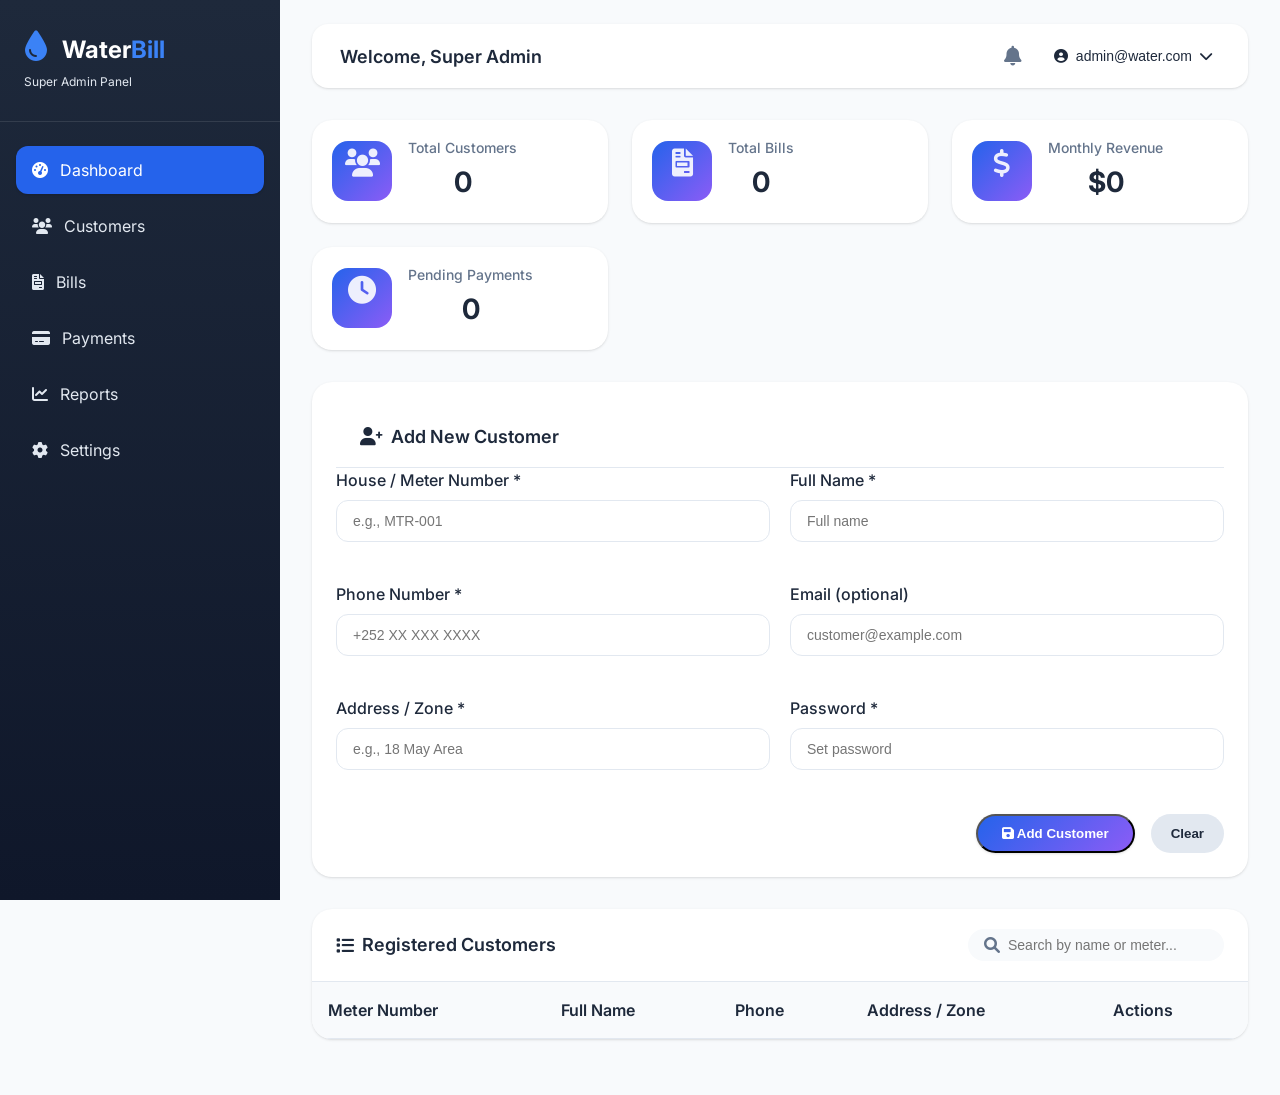
<file: admin-dashboard.html>
<!DOCTYPE html>
<html lang="en">
<head>
    <meta charset="UTF-8">
    <meta name="viewport" content="width=device-width, initial-scale=1.0">
    <title>Super Admin Dashboard | Water Bill Payment System</title>
    <link rel="stylesheet" href="style.css">
    <link href="https://fonts.googleapis.com/css2?family=Inter:wght@300;400;500;600;700;800&display=swap" rel="stylesheet">
    <link rel="stylesheet" href="https://cdnjs.cloudflare.com/ajax/libs/font-awesome/6.0.0-beta3/css/all.min.css">
    <style>
        .dashboard-section {
            display: none;
        }
        .dashboard-section.active {
            display: block;
        }
    </style>
</head>
<body>
    <div class="dashboard-container">
        <!-- Sidebar Navigation -->
        <aside class="sidebar">
            <div class="sidebar-logo">
                <i class="fas fa-tint"></i>
                <h2>Water<span>Bill</span></h2>
                <p>Super Admin Panel</p>
            </div>
            <nav class="sidebar-nav">
                <ul>
                    <li class="active" data-section="dashboard"><a href="#"><i class="fas fa-tachometer-alt"></i> Dashboard</a></li>
                    <li data-section="customers"><a href="#"><i class="fas fa-users"></i> Customers</a></li>
                    <li data-section="bills"><a href="#"><i class="fas fa-file-invoice"></i> Bills</a></li>
                    <li data-section="payments"><a href="#"><i class="fas fa-credit-card"></i> Payments</a></li>
                    <li data-section="reports"><a href="#"><i class="fas fa-chart-line"></i> Reports</a></li>
                    <li data-section="settings"><a href="#"><i class="fas fa-cog"></i> Settings</a></li>
                </ul>
            </nav>
        </aside>

        <!-- Main Content Area -->
        <main class="main-content">
            <!-- Top Header -->
            <header class="dashboard-header">
                <div class="header-welcome">
                    <i class="fas fa-waveform"></i> Welcome, Super Admin
                </div>
                <div class="header-actions">
                    <button class="icon-btn" id="notificationsBtn"><i class="fas fa-bell"></i></button>
                    <div class="user-dropdown">
                        <button class="user-btn" id="userMenuBtn">
                            <i class="fas fa-user-circle"></i> admin@water.com <i class="fas fa-chevron-down"></i>
                        </button>
                        <div class="dropdown-menu" id="userDropdownMenu">
                            <a href="#" id="changePasswordBtn"><i class="fas fa-key"></i> Change Password</a>
                            <a href="logout.php"><i class="fas fa-sign-out-alt"></i> Logout</a>
                        </div>
                    </div>
                </div>
            </header>

            <!-- ======================= DASHBOARD SECTION ======================= -->
            <div id="dashboardSection" class="dashboard-section active">
                <!-- Statistics Cards (all zeros) -->
                <section class="stats-grid">
                    <div class="stat-card">
                        <div class="stat-icon"><i class="fas fa-users"></i></div>
                        <div class="stat-info">
                            <h3>Total Customers</h3>
                            <p class="stat-value" id="totalCustomers">0</p>
                        </div>
                    </div>
                    <div class="stat-card">
                        <div class="stat-icon"><i class="fas fa-file-invoice"></i></div>
                        <div class="stat-info">
                            <h3>Total Bills</h3>
                            <p class="stat-value" id="totalBills">0</p>
                        </div>
                    </div>
                    <div class="stat-card">
                        <div class="stat-icon"><i class="fas fa-dollar-sign"></i></div>
                        <div class="stat-info">
                            <h3>Monthly Revenue</h3>
                            <p class="stat-value" id="monthlyRevenue">$0</p>
                        </div>
                    </div>
                    <div class="stat-card">
                        <div class="stat-icon"><i class="fas fa-clock"></i></div>
                        <div class="stat-info">
                            <h3>Pending Payments</h3>
                            <p class="stat-value" id="pendingPayments">0</p>
                        </div>
                    </div>
                </section>

                <!-- Add New Customer Form -->
                <section class="card form-card">
                    <div class="card-header">
                        <h3><i class="fas fa-user-plus"></i> Add New Customer</h3>
                    </div>
                    <form id="addCustomerFormDashboard">
                        <div class="form-row">
                            <div class="form-group">
                                <label>House / Meter Number *</label>
                                <input type="text" id="meterNumberDash" placeholder="e.g., MTR-001" required>
                            </div>
                            <div class="form-group">
                                <label>Full Name *</label>
                                <input type="text" id="fullNameDash" placeholder="Full name" required>
                            </div>
                        </div>
                        <div class="form-row">
                            <div class="form-group">
                                <label>Phone Number *</label>
                                <input type="tel" id="phoneDash" placeholder="+252 XX XXX XXXX" required>
                            </div>
                            <div class="form-group">
                                <label>Email (optional)</label>
                                <input type="email" id="emailDash" placeholder="customer@example.com">
                            </div>
                        </div>
                        <div class="form-row">
                            <div class="form-group">
                                <label>Address / Zone *</label>
                                <input type="text" id="addressDash" placeholder="e.g., 18 May Area" required>
                            </div>
                            <div class="form-group">
                                <label>Password *</label>
                                <input type="password" id="customerPasswordDash" placeholder="Set password" required>
                            </div>
                        </div>
                        <div class="form-actions">
                            <button type="submit" class="btn-primary"><i class="fas fa-save"></i> Add Customer</button>
                            <button type="reset" class="btn-secondary">Clear</button>
                        </div>
                    </form>
                </section>

                <!-- Customers Table (empty) -->
                <section class="card table-card">
                    <div class="card-header">
                        <h3><i class="fas fa-list"></i> Registered Customers</h3>
                        <div class="search-box">
                            <i class="fas fa-search"></i>
                            <input type="text" id="searchCustomerDash" placeholder="Search by name or meter...">
                        </div>
                    </div>
                    <div class="table-responsive">
                        <table class="data-table">
                            <thead>
                                <tr><th>Meter Number</th><th>Full Name</th><th>Phone</th><th>Address / Zone</th><th>Actions</th></tr>
                            </thead>
                            <tbody id="customersTableBodyDash">
                                <!-- empty, data will come from backend -->
                            </tbody>
                        </table>
                    </div>
                </section>
            </div>

            <!-- ======================= CUSTOMERS SECTION ======================= -->
            <div id="customersSection" class="dashboard-section">
                <section class="card form-card">
                    <div class="card-header"><h3><i class="fas fa-user-plus"></i> Add New Customer</h3></div>
                    <form id="addCustomerFormCustomers">
                        <div class="form-row">
                            <div class="form-group"><label>House / Meter Number *</label><input type="text" id="meterNumberCust" placeholder="e.g., MTR-001" required></div>
                            <div class="form-group"><label>Full Name *</label><input type="text" id="fullNameCust" placeholder="Full name" required></div>
                        </div>
                        <div class="form-row">
                            <div class="form-group"><label>Phone Number *</label><input type="tel" id="phoneCust" placeholder="+252 XX XXX XXXX" required></div>
                            <div class="form-group"><label>Email (optional)</label><input type="email" id="emailCust" placeholder="customer@example.com"></div>
                        </div>
                        <div class="form-row">
                            <div class="form-group"><label>Address / Zone *</label><input type="text" id="addressCust" placeholder="e.g., 18 May Area" required></div>
                            <div class="form-group"><label>Password *</label><input type="password" id="customerPasswordCust" placeholder="Set password" required></div>
                        </div>
                        <div class="form-actions"><button type="submit" class="btn-primary">Add Customer</button><button type="reset" class="btn-secondary">Clear</button></div>
                    </form>
                </section>
                <section class="card table-card">
                    <div class="card-header"><h3><i class="fas fa-list"></i> Registered Customers</h3><div class="search-box"><i class="fas fa-search"></i><input type="text" id="searchCustomerCust" placeholder="Search..."></div></div>
                    <div class="table-responsive">
                        <table class="data-table"><thead><tr><th>Meter Number</th><th>Full Name</th><th>Phone</th><th>Address</th><th>Actions</th></tr></thead><tbody id="customersTableBodyCust"></tbody></table>
                    </div>
                </section>
            </div>

            <!-- ======================= BILLS SECTION ======================= -->
            <div id="billsSection" class="dashboard-section">
                <section class="card">
                    <div class="card-header"><h3><i class="fas fa-file-invoice"></i> All Bills</h3><div class="search-box"><i class="fas fa-search"></i><input type="text" id="searchBills" placeholder="Search by meter or name..."></div></div>
                    <div class="table-responsive">
                        <table class="data-table"><thead><tr><th>Bill Number</th><th>Meter Number</th><th>Customer</th><th>Month</th><th>Amount</th><th>Status</th><th>Actions</th></tr></thead><tbody id="billsTableBody"></tbody></table>
                    </div>
                </section>
            </div>

            <!-- ======================= PAYMENTS SECTION ======================= -->
            <div id="paymentsSection" class="dashboard-section">
                <section class="card">
                    <div class="card-header"><h3><i class="fas fa-credit-card"></i> Payment Transactions</h3><div class="search-box"><i class="fas fa-search"></i><input type="text" id="searchPayments" placeholder="Search..."></div></div>
                    <div class="table-responsive">
                        <table class="data-table"><thead><tr><th>Receipt #</th><th>Meter Number</th><th>Customer</th><th>Amount</th><th>Method</th><th>Date</th><th>Status</th></tr></thead><tbody id="paymentsTableBody"></tbody></table>
                    </div>
                </section>
            </div>

            <!-- ======================= REPORTS SECTION ======================= -->
            <div id="reportsSection" class="dashboard-section">
                <section class="card form-card">
                    <div class="card-header"><h3><i class="fas fa-chart-line"></i> Generate Reports</h3></div>
                    <div class="form-row">
                        <div class="form-group"><label>Report Type</label><select id="reportType"><option value="daily">Daily Collections</option><option value="monthly">Monthly Revenue</option><option value="yearly">Yearly Summary</option></select></div>
                        <div class="form-group"><label>Date</label><input type="date" id="reportDate"></div>
                    </div>
                    <button class="btn-primary" id="generateReportBtn">Generate Report</button>
                    <div id="reportPreview" style="margin-top:20px; padding:15px; background:var(--light); border-radius:12px; min-height:100px;">Select report type and date, then click generate.</div>
                </section>
            </div>

            <!-- ======================= SETTINGS SECTION ======================= -->
            <div id="settingsSection" class="dashboard-section">
                <section class="card form-card">
                    <div class="card-header"><h3><i class="fas fa-cog"></i> System Settings</h3></div>
                    <div class="form-row">
                        <div class="form-group"><label>Water Rate per Unit ($)</label><input type="number" step="0.01" id="waterRate" value="1.50"></div>
                        <div class="form-group"><label>Service Charge ($)</label><input type="number" step="0.01" id="serviceCharge" value="2.00"></div>
                        <div class="form-group"><label>Due Days (after bill generation)</label><input type="number" id="dueDays" value="30"></div>
                        <div class="form-group"><label>Late Fee (%)</label><input type="number" step="0.1" id="lateFee" value="5"></div>
                    </div>
                    <button class="btn-primary" id="saveSettingsBtn">Save Settings</button>
                </section>
            </div>
        </main>
    </div>

    <!-- Change Password Modal -->
    <div id="changePwdModal" class="modal">
        <div class="modal-content">
            <div class="modal-header"><h3><i class="fas fa-key"></i> Change Password</h3><button class="close-modal" id="closeChangeModal">&times;</button></div>
            <form id="changePasswordForm">
                <div class="form-group"><label>Current Password</label><input type="password" id="currentPassword" required></div>
                <div class="form-group"><label>New Password</label><input type="password" id="newPassword" required></div>
                <div class="form-group"><label>Confirm New Password</label><input type="password" id="confirmPassword" required></div>
                <div class="form-actions"><button type="submit" class="btn-primary">Update Password</button><button type="button" class="btn-secondary cancel-change">Cancel</button></div>
            </form>
        </div>
    </div>

    <script>
        (function() {
            // ---------- SIDEBAR SECTION SWITCHING ----------
            const sections = {
                dashboard: document.getElementById('dashboardSection'),
                customers: document.getElementById('customersSection'),
                bills: document.getElementById('billsSection'),
                payments: document.getElementById('paymentsSection'),
                reports: document.getElementById('reportsSection'),
                settings: document.getElementById('settingsSection')
            };
            const navItems = document.querySelectorAll('.sidebar-nav li');
            function activateSection(sectionId) {
                Object.values(sections).forEach(section => section.classList.remove('active'));
                sections[sectionId].classList.add('active');
                navItems.forEach(li => li.classList.remove('active'));
                document.querySelector(`.sidebar-nav li[data-section="${sectionId}"]`).classList.add('active');
            }
            navItems.forEach(li => {
                const section = li.getAttribute('data-section');
                li.addEventListener('click', (e) => {
                    e.preventDefault();
                    if (section) activateSection(section);
                });
            });
            // default dashboard active
            activateSection('dashboard');

            // ---------- ADD CUSTOMER (backend placeholder) ----------
            function handleAddCustomer(formId, meterId, nameId, phoneId, addressId, pwdId, emailId) {
                const form = document.getElementById(formId);
                if (!form) return;
                form.addEventListener('submit', (e) => {
                    e.preventDefault();
                    const meter = document.getElementById(meterId).value.trim();
                    const name = document.getElementById(nameId).value.trim();
                    const phone = document.getElementById(phoneId).value.trim();
                    const address = document.getElementById(addressId).value.trim();
                    const pwd = document.getElementById(pwdId).value;
                    if (!meter || !name || !phone || !address || !pwd) {
                        alert('Please fill all required fields (*).');
                        return;
                    }
                    alert(`Customer "${name}" will be saved to the database. This feature requires backend integration.`);
                    form.reset();
                });
            }
            handleAddCustomer('addCustomerFormDashboard', 'meterNumberDash', 'fullNameDash', 'phoneDash', 'addressDash', 'customerPasswordDash', 'emailDash');
            handleAddCustomer('addCustomerFormCustomers', 'meterNumberCust', 'fullNameCust', 'phoneCust', 'addressCust', 'customerPasswordCust', 'emailCust');

            // ---------- SEARCH (UI only, backend needed for real search) ----------
            const searchFields = ['searchCustomerDash', 'searchCustomerCust', 'searchBills', 'searchPayments'];
            searchFields.forEach(id => {
                const input = document.getElementById(id);
                if (input) {
                    input.addEventListener('keyup', () => {
                        alert('Search requires backend integration. Data will be filtered on the server.');
                    });
                }
            });

            // ---------- REPORT GENERATION (placeholder) ----------
            const reportBtn = document.getElementById('generateReportBtn');
            if (reportBtn) {
                reportBtn.addEventListener('click', () => {
                    const type = document.getElementById('reportType').value;
                    const date = document.getElementById('reportDate').value || 'Not selected';
                    document.getElementById('reportPreview').innerHTML = `<strong>${type.toUpperCase()} Report</strong><br>Date: ${date}<br>Report data will be fetched from backend.`;
                });
            }

            // ---------- SETTINGS SAVE ----------
            const saveBtn = document.getElementById('saveSettingsBtn');
            if (saveBtn) {
                saveBtn.addEventListener('click', () => {
                    const rate = document.getElementById('waterRate').value;
                    const service = document.getElementById('serviceCharge').value;
                    const days = document.getElementById('dueDays').value;
                    const fee = document.getElementById('lateFee').value;
                    alert(`Settings saved (backend integration needed):\nRate: $${rate}\nService: $${service}\nDue Days: ${days}\nLate Fee: ${fee}%`);
                });
            }

            // ---------- CHANGE PASSWORD MODAL ----------
            const changeModal = document.getElementById('changePwdModal');
            const changeBtn = document.getElementById('changePasswordBtn');
            const closeChange = document.getElementById('closeChangeModal');
            const cancelChange = document.querySelector('.cancel-change');
            const changeForm = document.getElementById('changePasswordForm');

            if (changeBtn) changeBtn.addEventListener('click', (e) => { e.preventDefault(); changeModal.classList.add('active'); });
            if (closeChange) closeChange.addEventListener('click', () => changeModal.classList.remove('active'));
            if (cancelChange) cancelChange.addEventListener('click', () => changeModal.classList.remove('active'));
            if (changeModal) changeModal.addEventListener('click', (e) => { if (e.target === changeModal) changeModal.classList.remove('active'); });
            if (changeForm) {
                changeForm.addEventListener('submit', (e) => {
                    e.preventDefault();
                    const curr = document.getElementById('currentPassword').value;
                    const newPwd = document.getElementById('newPassword').value;
                    const confirm = document.getElementById('confirmPassword').value;
                    if (newPwd !== confirm) { alert('New passwords do not match.'); return; }
                    if (newPwd.length < 6) { alert('Password must be at least 6 characters.'); return; }
                    alert('Password change request sent. Backend integration required.');
                    changeModal.classList.remove('active');
                    changeForm.reset();
                });
            }

            // ---------- USER DROPDOWN ----------
            const userBtn = document.getElementById('userMenuBtn');
            const userDropdown = document.getElementById('userDropdownMenu');
            if (userBtn && userDropdown) {
                userBtn.addEventListener('click', (e) => { e.stopPropagation(); userDropdown.classList.toggle('show'); });
                document.addEventListener('click', () => userDropdown.classList.remove('show'));
            }
        })();
    </script>
</body>
</html>
</file>
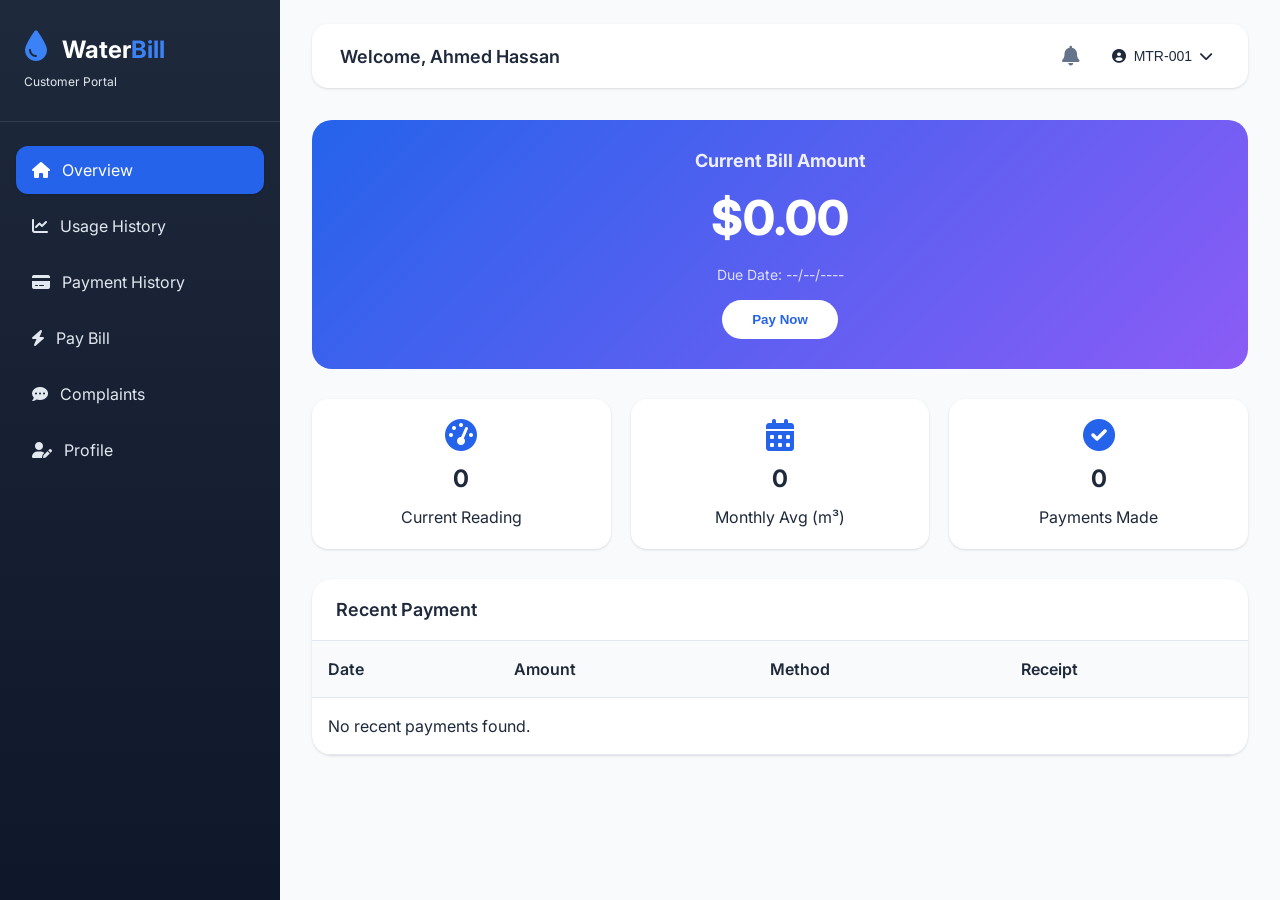
<file: customer-dashboard.html>
<!DOCTYPE html>
<html lang="en">
<head>
    <meta charset="UTF-8">
    <meta name="viewport" content="width=device-width, initial-scale=1.0">
    <title>My Dashboard | Water Bill Payment System</title>
    <link rel="stylesheet" href="style.css">
    <link href="https://fonts.googleapis.com/css2?family=Inter:wght@300;400;500;600;700;800&display=swap" rel="stylesheet">
    <link rel="stylesheet" href="https://cdnjs.cloudflare.com/ajax/libs/font-awesome/6.0.0-beta3/css/all.min.css">
    <style>
        /* Additional styles for user dashboard */
        .dashboard-section {
            display: none;
        }
        .dashboard-section.active {
            display: block;
        }
        .current-bill-card {
            background: linear-gradient(135deg, var(--primary) 0%, var(--accent) 100%);
            color: white;
            text-align: center;
            padding: 30px;
            border-radius: 20px;
            margin-bottom: 30px;
        }
        .current-bill-card h3 {
            font-size: 18px;
            margin-bottom: 10px;
            opacity: 0.9;
        }
        .current-bill-card .amount {
            font-size: 48px;
            font-weight: 800;
            margin: 10px 0;
        }
        .current-bill-card .due-date {
            font-size: 14px;
            opacity: 0.8;
        }
        .btn-pay {
            background: white;
            color: var(--primary);
            padding: 12px 30px;
            border-radius: 40px;
            font-weight: 600;
            display: inline-block;
            margin-top: 15px;
            border: none;
            cursor: pointer;
            transition: 0.3s;
        }
        .btn-pay:hover {
            transform: translateY(-2px);
            box-shadow: var(--shadow);
        }
        .user-stats-grid {
            display: grid;
            grid-template-columns: repeat(auto-fit, minmax(200px, 1fr));
            gap: 20px;
            margin-bottom: 30px;
        }
        .user-stat-card {
            background: white;
            padding: 20px;
            border-radius: 16px;
            text-align: center;
            box-shadow: var(--shadow);
        }
        .user-stat-card i {
            font-size: 32px;
            color: var(--primary);
            margin-bottom: 10px;
        }
        .user-stat-card .stat-number {
            font-size: 24px;
            font-weight: 700;
        }
    </style>
</head>
<body>
    <div class="dashboard-container">
        <!-- Sidebar for User -->
        <aside class="sidebar">
            <div class="sidebar-logo">
                <i class="fas fa-tint"></i>
                <h2>Water<span>Bill</span></h2>
                <p>Customer Portal</p>
            </div>
            <nav class="sidebar-nav">
                <ul>
                    <li class="active" data-section="overview"><a href="#"><i class="fas fa-home"></i> Overview</a></li>
                    <li data-section="usage"><a href="#"><i class="fas fa-chart-line"></i> Usage History</a></li>
                    <li data-section="payments"><a href="#"><i class="fas fa-credit-card"></i> Payment History</a></li>
                    <li data-section="pay-bill"><a href="#"><i class="fas fa-bolt"></i> Pay Bill</a></li>
                    <li data-section="complaints"><a href="#"><i class="fas fa-comment-dots"></i> Complaints</a></li>
                    <li data-section="profile"><a href="#"><i class="fas fa-user-edit"></i> Profile</a></li>
                </ul>
            </nav>
        </aside>

        <!-- Main Content -->
        <main class="main-content">
            <!-- Header -->
            <header class="dashboard-header">
                <div class="header-welcome">
                    <i class="fas fa-waveform"></i> Welcome, Ahmed Hassan
                </div>
                <div class="header-actions">
                    <button class="icon-btn" id="notificationsBtn"><i class="fas fa-bell"></i></button>
                    <div class="user-dropdown">
                        <button class="user-btn" id="userMenuBtn">
                            <i class="fas fa-user-circle"></i> MTR-001 <i class="fas fa-chevron-down"></i>
                        </button>
                        <div class="dropdown-menu" id="userDropdownMenu">
                            <a href="#" id="changePasswordBtn"><i class="fas fa-key"></i> Change Password</a>
                            <a href="index.html"><i class="fas fa-sign-out-alt"></i> Logout</a>
                        </div>
                    </div>
                </div>
            </header>

            <!-- ===================== OVERVIEW SECTION ===================== -->
            <div id="overviewSection" class="dashboard-section active">
                <!-- Current Bill Card -->
                <div class="current-bill-card">
                    <h3>Current Bill Amount</h3>
                    <div class="amount">$0.00</div>
                    <div class="due-date">Due Date: --/--/----</div>
                    <button class="btn-pay" id="payNowBtnOverview">Pay Now</button>
                </div>

                <!-- Quick Stats -->
                <div class="user-stats-grid">
                    <div class="user-stat-card">
                        <i class="fas fa-tachometer-alt"></i>
                        <div class="stat-number">0</div>
                        <div>Current Reading</div>
                    </div>
                    <div class="user-stat-card">
                        <i class="fas fa-calendar-alt"></i>
                        <div class="stat-number">0</div>
                        <div>Monthly Avg (m³)</div>
                    </div>
                    <div class="user-stat-card">
                        <i class="fas fa-check-circle"></i>
                        <div class="stat-number">0</div>
                        <div>Payments Made</div>
                    </div>
                </div>

                <!-- Recent Payment -->
                <div class="card">
                    <div class="card-header"><h3>Recent Payment</h3></div>
                    <div class="table-responsive">
                        <table class="data-table">
                            <thead><tr><th>Date</th><th>Amount</th><th>Method</th><th>Receipt</th></tr></thead>
                            <tbody><tr><td colspan="4" class="text-center">No recent payments found.</td></tr></tbody>
                        </table>
                    </div>
                </div>
            </div>

            <!-- ===================== USAGE HISTORY SECTION ===================== -->
            <div id="usageSection" class="dashboard-section">
                <div class="card">
                    <div class="card-header"><h3><i class="fas fa-chart-line"></i> Water Usage History (m³)</h3></div>
                    <div class="table-responsive">
                        <table class="data-table">
                            <thead><tr><th>Month</th><th>Previous Reading</th><th>Current Reading</th><th>Consumption</th></tr></thead>
                            <tbody><tr><td colspan="4" class="text-center">No usage data available.</td></tr></tbody>
                        </table>
                    </div>
                </div>
            </div>

            <!-- ===================== PAYMENT HISTORY SECTION ===================== -->
            <div id="paymentsSection" class="dashboard-section">
                <div class="card">
                    <div class="card-header"><h3><i class="fas fa-history"></i> Payment History</h3></div>
                    <div class="table-responsive">
                        <table class="data-table">
                            <thead><tr><th>Receipt #</th><th>Amount</th><th>Method</th><th>Date</th><th>Status</th></tr></thead>
                            <tbody><tr><td colspan="5" class="text-center">No payment history found.</td></tr></tbody>
                        </table>
                    </div>
                </div>
            </div>

            <!-- ===================== PAY BILL SECTION ===================== -->
            <div id="payBillSection" class="dashboard-section">
                <div class="card form-card">
                    <div class="card-header"><h3><i class="fas fa-credit-card"></i> Pay Your Bill</h3></div>
                    <form id="payBillForm">
                        <div class="form-row">
                            <div class="form-group"><label>Amount Due</label><input type="text" id="dueAmount" value="$0.00" disabled></div>
                            <div class="form-group"><label>Select Payment Method</label>
                                <select id="paymentMethod" required>
                                    <option value="">-- Select --</option>
                                    <option value="zaad">Zaad (Telesom)</option>
                                    <option value="edahab">E-Dahab (Somtel)</option>
                                    <option value="cash">Cash at Office</option>
                                </select>
                            </div>
                        </div>
                        <div class="form-group" id="transactionDiv" style="display:none;">
                            <label>Transaction ID</label>
                            <input type="text" id="transactionId" placeholder="Enter transaction ID from your mobile money">
                        </div>
                        <button type="submit" class="btn-primary">Confirm Payment</button>
                    </form>
                </div>
            </div>

            <!-- ===================== COMPLAINTS SECTION ===================== -->
            <div id="complaintsSection" class="dashboard-section">
                <div class="card form-card">
                    <div class="card-header"><h3><i class="fas fa-comment-dots"></i> Submit a Complaint / Inquiry</h3></div>
                    <form id="complaintForm">
                        <div class="form-group"><label>Subject</label><input type="text" id="complaintSubject" placeholder="e.g., Billing issue" required></div>
                        <div class="form-group"><label>Message</label><textarea rows="4" id="complaintMessage" placeholder="Describe your issue..." required></textarea></div>
                        <button type="submit" class="btn-primary">Submit Complaint</button>
                    </form>
                </div>
                <div class="card">
                    <div class="card-header"><h3>Your Complaints</h3></div>
                    <div class="table-responsive">
                        <table class="data-table">
                            <thead><tr><th>Date</th><th>Subject</th><th>Status</th><th>Response</th></tr></thead>
                            <tbody><tr><td colspan="4" class="text-center">No complaints submitted yet.</td></tr></tbody>
                        </table>
                    </div>
                </div>
            </div>

            <!-- ===================== PROFILE SECTION ===================== -->
            <div id="profileSection" class="dashboard-section">
                <div class="card form-card">
                    <div class="card-header"><h3><i class="fas fa-user-edit"></i> Update Profile</h3></div>
                    <form id="profileForm">
                        <div class="form-row">
                            <div class="form-group"><label>Full Name</label><input type="text" id="fullName" value="Ahmed Hassan" required></div>
                            <div class="form-group"><label>Phone Number</label><input type="tel" id="phone" value="+252 61 234 5678" required></div>
                        </div>
                        <div class="form-row">
                            <div class="form-group"><label>Email</label><input type="email" id="email" value="ahmed@example.com"></div>
                            <div class="form-group"><label>Address / Zone</label><input type="text" id="address" value="18 May Area" required></div>
                        </div>
                        <button type="submit" class="btn-primary">Update Profile</button>
                    </form>
                </div>
            </div>
        </main>
    </div>

    <!-- Change Password Modal -->
    <div id="changePwdModal" class="modal">
        <div class="modal-content">
            <div class="modal-header"><h3><i class="fas fa-key"></i> Change Password</h3><button class="close-modal" id="closeChangeModal">&times;</button></div>
            <form id="changePasswordForm">
                <div class="form-group"><label>Current Password</label><input type="password" id="currentPassword" required></div>
                <div class="form-group"><label>New Password</label><input type="password" id="newPassword" required></div>
                <div class="form-group"><label>Confirm New Password</label><input type="password" id="confirmPassword" required></div>
                <div class="form-actions"><button type="submit" class="btn-primary">Update Password</button><button type="button" class="btn-secondary cancel-change">Cancel</button></div>
            </form>
        </div>
    </div>

    <script>
        (function() {
            // Sidebar section switching
            const sections = {
                overview: document.getElementById('overviewSection'),
                usage: document.getElementById('usageSection'),
                payments: document.getElementById('paymentsSection'),
                'pay-bill': document.getElementById('payBillSection'),
                complaints: document.getElementById('complaintsSection'),
                profile: document.getElementById('profileSection')
            };
            const navItems = document.querySelectorAll('.sidebar-nav li');
            function activateSection(sectionId) {
                Object.values(sections).forEach(s => s.classList.remove('active'));
                sections[sectionId].classList.add('active');
                navItems.forEach(li => li.classList.remove('active'));
                document.querySelector(`.sidebar-nav li[data-section="${sectionId}"]`).classList.add('active');
            }
            navItems.forEach(li => {
                const section = li.getAttribute('data-section');
                li.addEventListener('click', (e) => {
                    e.preventDefault();
                    if (section) activateSection(section);
                });
            });
            // Payment method toggle
            const methodSelect = document.getElementById('paymentMethod');
            const transactionDiv = document.getElementById('transactionDiv');
            if (methodSelect) {
                methodSelect.addEventListener('change', function() {
                    transactionDiv.style.display = (this.value === 'zaad' || this.value === 'edahab') ? 'block' : 'none';
                });
            }
            // Form handlers (demos)
            document.getElementById('payBillForm')?.addEventListener('submit', (e) => {
                e.preventDefault();
                alert('Payment processing – backend integration required.');
            });
            document.getElementById('complaintForm')?.addEventListener('submit', (e) => {
                e.preventDefault();
                alert('Complaint submitted – backend integration required.');
                e.target.reset();
            });
            document.getElementById('profileForm')?.addEventListener('submit', (e) => {
                e.preventDefault();
                alert('Profile updated – backend integration required.');
            });
            document.getElementById('payNowBtnOverview')?.addEventListener('click', () => activateSection('pay-bill'));
            // Change password modal
            const changeModal = document.getElementById('changePwdModal');
            const changeBtn = document.getElementById('changePasswordBtn');
            const closeChange = document.getElementById('closeChangeModal');
            const cancelChange = document.querySelector('.cancel-change');
            const changeForm = document.getElementById('changePasswordForm');
            if (changeBtn) changeBtn.addEventListener('click', (e) => { e.preventDefault(); changeModal.classList.add('active'); });
            if (closeChange) closeChange.addEventListener('click', () => changeModal.classList.remove('active'));
            if (cancelChange) cancelChange.addEventListener('click', () => changeModal.classList.remove('active'));
            if (changeModal) changeModal.addEventListener('click', (e) => { if (e.target === changeModal) changeModal.classList.remove('active'); });
            if (changeForm) {
                changeForm.addEventListener('submit', (e) => {
                    e.preventDefault();
                    const newPwd = document.getElementById('newPassword').value;
                    const confirm = document.getElementById('confirmPassword').value;
                    if (newPwd !== confirm) { alert('New passwords do not match.'); return; }
                    alert('Password changed – backend integration required.');
                    changeModal.classList.remove('active');
                    changeForm.reset();
                });
            }
            // User dropdown
            const userBtn = document.getElementById('userMenuBtn');
            const userDropdown = document.getElementById('userDropdownMenu');
            if (userBtn && userDropdown) {
                userBtn.addEventListener('click', (e) => { e.stopPropagation(); userDropdown.classList.toggle('show'); });
                document.addEventListener('click', () => userDropdown.classList.remove('show'));
            }
        })();
    </script>
</body>
</html>
</file>
<file: style.css>
/* =============================================
   GLOBAL STYLES - Water Billing System
   ============================================= */

:root {
    --primary: #2563eb;
    --primary-dark: #1d4ed8;
    --primary-light: #3b82f6;
    --secondary: #10b981;
    --secondary-dark: #059669;
    --accent: #8b5cf6;
    --dark: #1e293b;
    --darker: #0f172a;
    --light: #f8fafc;
    --gray: #64748b;
    --gray-light: #e2e8f0;
    --white: #ffffff;
    --danger: #ef4444;
    --warning: #f59e0b;
    --info: #06b6d4;
    --success: #10b981;
    --gradient: linear-gradient(135deg, var(--primary) 0%, var(--accent) 100%);
    --gradient-green: linear-gradient(135deg, #11998e 0%, #38ef7d 100%);
    --shadow-sm: 0 1px 2px 0 rgb(0 0 0 / 0.05);
    --shadow: 0 1px 3px 0 rgb(0 0 0 / 0.1), 0 1px 2px -1px rgb(0 0 0 / 0.1);
    --shadow-md: 0 4px 6px -1px rgb(0 0 0 / 0.1), 0 2px 4px -2px rgb(0 0 0 / 0.1);
    --shadow-lg: 0 10px 15px -3px rgb(0 0 0 / 0.1), 0 4px 6px -4px rgb(0 0 0 / 0.1);
    --shadow-xl: 0 20px 25px -5px rgb(0 0 0 / 0.1), 0 8px 10px -6px rgb(0 0 0 / 0.1);
    --shadow-2xl: 0 25px 50px -12px rgb(0 0 0 / 0.25);
    --radius-sm: 0.375rem;
    --radius: 0.5rem;
    --radius-md: 0.75rem;
    --radius-lg: 1rem;
    --radius-xl: 1.5rem;
    --font-sans: 'Inter', -apple-system, BlinkMacSystemFont, 'Segoe UI', Roboto, Helvetica, Arial, sans-serif;
}

* {
    margin: 0;
    padding: 0;
    box-sizing: border-box;
}

html {
    scroll-behavior: smooth;
}

body {
    font-family: var(--font-sans);
    color: var(--dark);
    background: var(--white);
    line-height: 1.5;
    overflow-x: hidden;
}

.container {
    max-width: 1280px;
    margin: 0 auto;
    padding: 0 24px;
}

/* =============================================
   TYPOGRAPHY
   ============================================= */
h1, h2, h3, h4, h5, h6 {
    font-weight: 700;
    line-height: 1.2;
}

.gradient-text {
    background: var(--gradient);
    -webkit-background-clip: text;
    background-clip: text;
    color: transparent;
}

.section-header {
    text-align: center;
    margin-bottom: 64px;
}

.section-tag {
    display: inline-block;
    background: rgba(37, 99, 235, 0.1);
    color: var(--primary);
    padding: 6px 14px;
    border-radius: 50px;
    font-size: 14px;
    font-weight: 600;
    margin-bottom: 16px;
}

.section-header h2 {
    font-size: 40px;
    margin-bottom: 16px;
}

.section-header p {
    color: var(--gray);
    max-width: 600px;
    margin: 0 auto;
}

/* =============================================
   NAVBAR
   ============================================= */
.navbar {
    position: fixed;
    top: 0;
    left: 0;
    right: 0;
    background: rgba(255, 255, 255, 0.95);
    backdrop-filter: blur(10px);
    z-index: 1000;
    padding: 16px 0;
    box-shadow: var(--shadow);
    transition: all 0.3s;
}

.navbar .container {
    display: flex;
    justify-content: space-between;
    align-items: center;
}

.nav-brand {
    display: flex;
    align-items: center;
    gap: 8px;
    font-size: 24px;
    font-weight: 800;
}

.nav-brand i {
    color: var(--primary);
    font-size: 28px;
}

.nav-brand span {
    color: var(--dark);
}

.nav-brand .highlight {
    color: var(--primary);
}

.nav-menu ul {
    display: flex;
    list-style: none;
    gap: 32px;
}

.nav-menu ul li a {
    text-decoration: none;
    color: var(--dark);
    font-weight: 500;
    transition: color 0.3s;
}

.nav-menu ul li a:hover,
.nav-menu ul li a.active {
    color: var(--primary);
}

.nav-buttons {
    display: flex;
    align-items: center;
    gap: 16px;
}

.btn-outline {
    padding: 10px 20px;
    border: 2px solid var(--gray-light);
    border-radius: 50px;
    text-decoration: none;
    color: var(--dark);
    font-weight: 600;
    transition: all 0.3s;
    background: transparent;
    cursor: pointer;
}

.btn-outline:hover {
    border-color: var(--primary);
    color: var(--primary);
}

.btn-primary {
    padding: 10px 24px;
    background: var(--gradient);
    border-radius: 50px;
    text-decoration: none;
    color: white;
    font-weight: 600;
    transition: all 0.3s;
    box-shadow: var(--shadow);
}

.btn-primary:hover {
    transform: translateY(-2px);
    box-shadow: var(--shadow-lg);
}

.menu-toggle {
    display: none;
    cursor: pointer;
    font-size: 24px;
}

/* =============================================
   HERO SECTION
   ============================================= */
.hero {
    background: linear-gradient(135deg, #f8fafc 0%, #eef2ff 100%);
    min-height: 100vh;
    display: flex;
    align-items: center;
    padding-top: 80px;
    position: relative;
    overflow: hidden;
}

.hero-grid {
    display: grid;
    grid-template-columns: 1fr 1fr;
    gap: 48px;
    align-items: center;
}

.hero-badge {
    display: inline-flex;
    align-items: center;
    gap: 8px;
    background: rgba(37, 99, 235, 0.1);
    padding: 8px 16px;
    border-radius: 50px;
    color: var(--primary);
    font-size: 14px;
    font-weight: 600;
    margin-bottom: 24px;
}

.hero-content h1 {
    font-size: 56px;
    margin-bottom: 24px;
    line-height: 1.2;
}

.hero-content p {
    font-size: 18px;
    color: var(--gray);
    margin-bottom: 32px;
    max-width: 500px;
}

.hero-buttons {
    display: flex;
    gap: 16px;
    margin-bottom: 32px;
}

.btn-large {
    padding: 14px 32px;
    border-radius: 50px;
    text-decoration: none;
    font-weight: 600;
    font-size: 16px;
    transition: all 0.3s;
    display: inline-flex;
    align-items: center;
    gap: 8px;
}

.btn-large.btn-primary {
    background: var(--gradient);
    color: white;
}

.btn-large.btn-outline-light {
    border: 2px solid var(--gray-light);
    color: var(--dark);
}

.btn-large.btn-outline-light:hover {
    border-color: var(--primary);
    color: var(--primary);
}

.btn-large.btn-primary:hover {
    transform: translateY(-2px);
    box-shadow: var(--shadow-lg);
}

.hero-trust {
    display: flex;
    gap: 24px;
}

.trust-item {
    display: flex;
    align-items: center;
    gap: 8px;
    color: var(--gray);
    font-size: 14px;
}

.trust-item i {
    color: var(--secondary);
}

/* =============================================
   PURE WATER DROP (black, fixed, no animation)
   ============================================= */
.hero-drop-container {
    position: relative;
    width: 100%;
    max-width: 500px;
    margin: 0 auto;
    display: flex;
    justify-content: center;
    align-items: center;
    min-height: 400px;
}

.water-drop-pure {
    width: 320px;
    height: 380px;
    background: radial-gradient(circle at 30% 25%, #1a1a1a, #000000);
    border-radius: 50% 50% 50% 50% / 60% 60% 40% 40%;
    box-shadow: 0 20px 30px rgba(0,0,0,0.4);
    display: flex;
    justify-content: center;
    align-items: center;
    /* No animation – fixed */
    transition: none;
}

.water-drop-pure i {
    font-size: 140px;
    color: white;
    text-shadow: 2px 4px 8px rgba(0,0,0,0.5);
}

/* Responsive adjustments for pure water drop */
@media (max-width: 768px) {
    .water-drop-pure {
        width: 250px;
        height: 300px;
    }
    .water-drop-pure i {
        font-size: 100px;
    }
}
@media (max-width: 480px) {
    .water-drop-pure {
        width: 200px;
        height: 240px;
    }
    .water-drop-pure i {
        font-size: 80px;
    }
}

.hero-wave {
    position: absolute;
    bottom: 0;
    left: 0;
    right: 0;
}

/* =============================================
   LOGIN MODAL STYLES
   ============================================= */
.modal {
    display: none;
    position: fixed;
    top: 0;
    left: 0;
    width: 100%;
    height: 100%;
    background: rgba(0, 0, 0, 0.6);
    z-index: 2000;
    justify-content: center;
    align-items: center;
}
.modal.active {
    display: flex;
}
.modal-content {
    background: white;
    width: 90%;
    max-width: 420px;
    border-radius: 24px;
    box-shadow: var(--shadow-2xl);
    overflow: hidden;
    animation: fadeInUp 0.3s ease;
}
@keyframes fadeInUp {
    from {
        opacity: 0;
        transform: translateY(30px);
    }
    to {
        opacity: 1;
        transform: translateY(0);
    }
}
.modal-header {
    padding: 20px 20px 0;
    display: flex;
    justify-content: space-between;
    align-items: center;
    border-bottom: 1px solid var(--gray-light);
}
.modal-header h3 {
    margin: 0;
    font-size: 1.5rem;
}
.close-modal {
    background: none;
    border: none;
    font-size: 24px;
    cursor: pointer;
    color: var(--gray);
}
.login-tabs {
    display: flex;
    padding: 0 20px;
    gap: 16px;
    border-bottom: 1px solid var(--gray-light);
}
.tab-btn {
    background: none;
    border: none;
    padding: 12px 0;
    font-size: 1rem;
    font-weight: 600;
    cursor: pointer;
    color: var(--gray);
    transition: 0.2s;
    position: relative;
}
.tab-btn.active {
    color: var(--primary);
}
.tab-btn.active::after {
    content: '';
    position: absolute;
    bottom: -1px;
    left: 0;
    width: 100%;
    height: 2px;
    background: var(--primary);
}
.tab-pane {
    display: none;
    padding: 24px 20px 30px;
}
.tab-pane.active {
    display: block;
}
.modal-form .form-group {
    margin-bottom: 20px;
}
.modal-form label {
    display: block;
    margin-bottom: 6px;
    font-weight: 500;
    color: var(--dark);
}
.modal-form input {
    width: 100%;
    padding: 12px;
    border: 1px solid var(--gray-light);
    border-radius: 12px;
    font-size: 1rem;
}
.modal-form button {
    width: 100%;
    padding: 12px;
    background: var(--primary);
    color: white;
    border: none;
    border-radius: 40px;
    font-size: 1rem;
    font-weight: 600;
    cursor: pointer;
    transition: 0.2s;
}
.modal-form button:hover {
    background: var(--primary-dark);
}
.demo-note {
    text-align: center;
    font-size: 0.75rem;
    color: var(--gray);
    margin-top: 16px;
    padding-bottom: 20px;
}

/* =============================================
   ANNOUNCEMENT BAR
   ============================================= */
.announcement-bar {
    background: var(--gradient);
    color: white;
    padding: 12px 0;
    position: sticky;
    top: 0;
    z-index: 999;
}

.announcement-bar .container {
    display: flex;
    align-items: center;
    justify-content: space-between;
    gap: 16px;
}

.announcement-bar i:first-child {
    font-size: 20px;
}

.announcement-bar p {
    flex: 1;
    margin: 0;
}

.close-announcement {
    background: none;
    border: none;
    color: white;
    cursor: pointer;
    font-size: 20px;
}

/* =============================================
   FEATURES SECTION
   ============================================= */
.features {
    padding: 100px 0;
    background: white;
}

.features-grid {
    display: grid;
    grid-template-columns: repeat(auto-fit, minmax(320px, 1fr));
    gap: 32px;
}

.feature-card {
    background: white;
    padding: 32px;
    border-radius: var(--radius-lg);
    box-shadow: var(--shadow);
    transition: all 0.3s;
    text-align: center;
    border: 1px solid var(--gray-light);
}

.feature-card:hover {
    transform: translateY(-8px);
    box-shadow: var(--shadow-xl);
    border-color: var(--primary-light);
}

.feature-icon {
    width: 70px;
    height: 70px;
    background: var(--gradient);
    border-radius: 50%;
    display: flex;
    align-items: center;
    justify-content: center;
    margin: 0 auto 24px;
}

.feature-icon i {
    font-size: 32px;
    color: white;
}

.feature-card h3 {
    font-size: 20px;
    margin-bottom: 12px;
}

.feature-card p {
    color: var(--gray);
    line-height: 1.6;
}

/* =============================================
   HOW IT WORKS
   ============================================= */
.how-it-works {
    padding: 100px 0;
    background: var(--light);
}

.steps-container {
    display: flex;
    justify-content: space-between;
    align-items: center;
    flex-wrap: wrap;
    gap: 24px;
}

.step {
    flex: 1;
    min-width: 250px;
    text-align: center;
    background: white;
    padding: 32px;
    border-radius: var(--radius-lg);
    box-shadow: var(--shadow);
    position: relative;
}

.step-number {
    width: 48px;
    height: 48px;
    background: var(--gradient);
    color: white;
    border-radius: 50%;
    display: flex;
    align-items: center;
    justify-content: center;
    font-size: 24px;
    font-weight: 700;
    margin: 0 auto 20px;
}

.step-icon {
    font-size: 48px;
    color: var(--primary);
    margin-bottom: 20px;
}

.step h3 {
    margin-bottom: 12px;
}

.step p {
    color: var(--gray);
}

.step-arrow {
    font-size: 32px;
    color: var(--primary-light);
}

/* =============================================
   STATISTICS SECTION
   ============================================= */
.statistics {
    padding: 80px 0;
    background: var(--gradient);
    color: white;
}

.stats-grid {
    display: grid;
    grid-template-columns: repeat(4, 1fr);
    gap: 32px;
    text-align: center;
}

.stat-item {
    padding: 24px;
}

.stat-icon i {
    font-size: 48px;
    margin-bottom: 16px;
    opacity: 0.9;
}

.stat-number {
    font-size: 48px;
    font-weight: 800;
    margin-bottom: 8px;
}

.stat-label {
    font-size: 16px;
    opacity: 0.9;
}

/* =============================================
   PAYMENT METHODS
   ============================================= */
.payment-methods {
    padding: 100px 0;
    background: white;
}

.methods-wrapper {
    display: grid;
    grid-template-columns: 1fr 1fr;
    gap: 48px;
    align-items: center;
}

.methods-list {
    margin-top: 32px;
}

.method {
    display: flex;
    align-items: center;
    gap: 12px;
    margin-bottom: 16px;
    font-size: 18px;
}

.method i {
    color: var(--secondary);
    font-size: 24px;
}

.methods-icons {
    display: flex;
    gap: 32px;
    justify-content: center;
}

.methods-icons img {
    max-width: 150px;
    filter: drop-shadow(var(--shadow));
}

/* =============================================
   TESTIMONIALS
   ============================================= */
.testimonials {
    padding: 100px 0;
    background: var(--light);
}

.testimonial-slider {
    display: flex;
    gap: 32px;
    overflow-x: auto;
    scroll-snap-type: x mandatory;
    padding: 20px 0;
}

.testimonial-card {
    flex: 0 0 350px;
    background: white;
    padding: 32px;
    border-radius: var(--radius-lg);
    box-shadow: var(--shadow);
    scroll-snap-align: start;
}

.quote i {
    font-size: 32px;
    color: var(--primary-light);
    opacity: 0.5;
    margin-bottom: 16px;
}

.testimonial-card p {
    font-size: 16px;
    line-height: 1.6;
    color: var(--dark);
    margin-bottom: 24px;
}

.customer strong {
    display: block;
    margin-bottom: 4px;
}

.customer span {
    font-size: 14px;
    color: var(--gray);
}

.slider-dots {
    display: flex;
    justify-content: center;
    gap: 12px;
    margin-top: 32px;
}

.dot {
    width: 10px;
    height: 10px;
    background: var(--gray-light);
    border-radius: 50%;
    cursor: pointer;
    transition: all 0.3s;
}

.dot.active {
    width: 24px;
    background: var(--primary);
    border-radius: 10px;
}

/* =============================================
   CTA SECTION
   ============================================= */
.cta {
    padding: 80px 0;
    background: linear-gradient(135deg, var(--darker) 0%, var(--dark) 100%);
    color: white;
}

.cta-wrapper {
    text-align: center;
}

.cta-wrapper h2 {
    font-size: 40px;
    margin-bottom: 16px;
}

.cta-wrapper p {
    font-size: 18px;
    margin-bottom: 32px;
    opacity: 0.9;
}

.cta-buttons {
    display: flex;
    gap: 16px;
    justify-content: center;
}

.btn-white {
    background: white;
    color: var(--primary);
    padding: 14px 32px;
    border-radius: 50px;
    text-decoration: none;
    font-weight: 600;
    transition: all 0.3s;
}

.btn-white:hover {
    transform: translateY(-2px);
    box-shadow: var(--shadow-lg);
}

.btn-outline-white {
    border: 2px solid white;
    color: white;
    padding: 14px 32px;
    border-radius: 50px;
    text-decoration: none;
    font-weight: 600;
    transition: all 0.3s;
}

.btn-outline-white:hover {
    background: white;
    color: var(--dark);
}

/* =============================================
   FOOTER
   ============================================= */
.footer {
    background: var(--darker);
    color: var(--gray-light);
    padding: 60px 0 20px;
}

.footer-grid {
    display: grid;
    grid-template-columns: repeat(auto-fit, minmax(250px, 1fr));
    gap: 48px;
    margin-bottom: 40px;
}

.footer-logo {
    display: flex;
    align-items: center;
    gap: 8px;
    font-size: 24px;
    font-weight: 800;
    color: white;
    margin-bottom: 16px;
}

.footer-logo i {
    color: var(--primary);
}

.footer-logo .highlight {
    color: var(--primary);
}

.footer-about p {
    margin-bottom: 20px;
    line-height: 1.6;
}

.social-links {
    display: flex;
    gap: 16px;
}

.social-links a {
    color: var(--gray-light);
    font-size: 20px;
    transition: color 0.3s;
}

.social-links a:hover {
    color: var(--primary);
}

.footer-links h4,
.footer-contact h4 {
    color: white;
    margin-bottom: 20px;
    font-size: 18px;
}

.footer-links ul,
.footer-contact ul {
    list-style: none;
}

.footer-links ul li,
.footer-contact ul li {
    margin-bottom: 12px;
}

.footer-links ul li a {
    color: var(--gray-light);
    text-decoration: none;
    transition: color 0.3s;
}

.footer-links ul li a:hover {
    color: var(--primary);
}

.footer-contact ul li {
    display: flex;
    align-items: center;
    gap: 10px;
    color: var(--gray-light);
}

.footer-contact ul li i {
    width: 20px;
    color: var(--primary);
}

.footer-bottom {
    text-align: center;
    padding-top: 20px;
    border-top: 1px solid rgba(255,255,255,0.1);
    font-size: 14px;
}

/* =============================================
   RESPONSIVE
   ============================================= */
@media (max-width: 1024px) {
    .hero-content h1 {
        font-size: 44px;
    }
    
    .stats-grid {
        grid-template-columns: repeat(2, 1fr);
    }
}

@media (max-width: 768px) {
    .menu-toggle {
        display: block;
    }
    
    .nav-menu {
        display: none;
        position: absolute;
        top: 70px;
        left: 0;
        right: 0;
        background: white;
        padding: 20px;
        box-shadow: var(--shadow);
    }
    
    .nav-menu.active {
        display: block;
    }
    
    .nav-menu ul {
        flex-direction: column;
        gap: 16px;
    }
    
    .hero-grid {
        grid-template-columns: 1fr;
        text-align: center;
    }
    
    .hero-content h1 {
        font-size: 36px;
    }
    
    .hero-content p {
        margin-left: auto;
        margin-right: auto;
    }
    
    .hero-buttons {
        justify-content: center;
    }
    
    .hero-trust {
        justify-content: center;
    }
    
    .steps-container {
        flex-direction: column;
    }
    
    .step-arrow {
        transform: rotate(90deg);
    }
    
    .methods-wrapper {
        grid-template-columns: 1fr;
        text-align: center;
    }
    
    .methods-list {
        text-align: left;
    }
    
    .section-header h2 {
        font-size: 32px;
    }
    
    .stats-grid {
        grid-template-columns: 1fr;
    }
    
    .cta-buttons {
        flex-direction: column;
        align-items: center;
    }
}

@media (max-width: 480px) {
    .nav-buttons .btn-outline {
        display: none;
    }
    
    .hero-content h1 {
        font-size: 28px;
    }
    
    .feature-card {
        padding: 24px;
    }
}

/* =============================================
   ADMIN DASHBOARD STYLES
   ============================================= */

/* Dashboard Layout */
.dashboard-container {
    display: flex;
    min-height: 100vh;
    background: var(--light);
}

/* Sidebar */
.sidebar {
    width: 280px;
    background: linear-gradient(180deg, var(--dark) 0%, var(--darker) 100%);
    color: white;
    position: fixed;
    height: 100vh;
    overflow-y: auto;
    z-index: 100;
}

.sidebar-logo {
    padding: 30px 24px;
    border-bottom: 1px solid rgba(255,255,255,0.1);
    margin-bottom: 24px;
}

.sidebar-logo i {
    font-size: 32px;
    color: var(--primary-light);
    margin-right: 10px;
}

.sidebar-logo h2 {
    font-size: 24px;
    display: inline-block;
    margin: 0;
}

.sidebar-logo h2 span {
    color: var(--primary-light);
}

.sidebar-logo p {
    font-size: 12px;
    color: var(--gray-light);
    margin-top: 8px;
}

.sidebar-nav ul {
    list-style: none;
    padding: 0;
}

.sidebar-nav li {
    margin: 8px 16px;
}

.sidebar-nav a {
    display: flex;
    align-items: center;
    gap: 12px;
    padding: 12px 16px;
    color: var(--gray-light);
    text-decoration: none;
    border-radius: 12px;
    transition: all 0.3s;
}

.sidebar-nav a:hover {
    background: rgba(255,255,255,0.1);
    color: white;
}

.sidebar-nav li.active a {
    background: var(--primary);
    color: white;
    box-shadow: var(--shadow);
}

/* Main Content */
.main-content {
    flex: 1;
    margin-left: 280px;
    padding: 24px 32px;
    width: calc(100% - 280px);
}

/* Dashboard Header */
.dashboard-header {
    background: white;
    border-radius: 16px;
    padding: 16px 24px;
    margin-bottom: 32px;
    display: flex;
    justify-content: space-between;
    align-items: center;
    box-shadow: var(--shadow);
}

.header-welcome {
    font-weight: 600;
    font-size: 18px;
    color: var(--dark);
}

.header-actions {
    display: flex;
    align-items: center;
    gap: 20px;
}

.icon-btn {
    background: none;
    border: none;
    font-size: 20px;
    cursor: pointer;
    color: var(--gray);
    position: relative;
}

.user-dropdown {
    position: relative;
}

.user-btn {
    background: none;
    border: none;
    display: flex;
    align-items: center;
    gap: 8px;
    font-size: 14px;
    font-weight: 500;
    cursor: pointer;
    color: var(--dark);
    padding: 8px 12px;
    border-radius: 40px;
    transition: background 0.2s;
}

.user-btn:hover {
    background: var(--gray-light);
}

.dropdown-menu {
    display: none;
    position: absolute;
    right: 0;
    top: 45px;
    background: white;
    min-width: 200px;
    box-shadow: var(--shadow-lg);
    border-radius: 12px;
    overflow: hidden;
    z-index: 10;
}

.dropdown-menu.show {
    display: block;
}

.dropdown-menu a {
    display: flex;
    align-items: center;
    gap: 10px;
    padding: 12px 16px;
    color: var(--dark);
    text-decoration: none;
    transition: background 0.2s;
}

.dropdown-menu a:hover {
    background: var(--gray-light);
}

/* Statistics Cards (Admin) */
.stats-grid {
    display: grid;
    grid-template-columns: repeat(auto-fit, minmax(240px, 1fr));
    gap: 24px;
    margin-bottom: 32px;
}

.stat-card {
    background: white;
    border-radius: 20px;
    padding: 20px;
    display: flex;
    align-items: center;
    gap: 16px;
    box-shadow: var(--shadow);
    transition: transform 0.2s;
}

.stat-card:hover {
    transform: translateY(-4px);
}

.stat-icon {
    width: 60px;
    height: 60px;
    background: var(--gradient);
    border-radius: 16px;
    display: flex;
    align-items: center;
    justify-content: center;
}

.stat-icon i {
    font-size: 28px;
    color: white;
}

.stat-info h3 {
    font-size: 14px;
    font-weight: 500;
    color: var(--gray);
    margin-bottom: 4px;
}

.stat-value {
    font-size: 28px;
    font-weight: 700;
    color: var(--dark);
    margin: 0;
}

/* Cards (Form & Table) */
.card {
    background: white;
    border-radius: 20px;
    box-shadow: var(--shadow);
    margin-bottom: 32px;
    overflow: hidden;
}

.card-header {
    padding: 20px 24px;
    border-bottom: 1px solid var(--gray-light);
    display: flex;
    justify-content: space-between;
    align-items: center;
    flex-wrap: wrap;
    gap: 16px;
}

.card-header h3 {
    font-size: 18px;
    font-weight: 600;
    display: flex;
    align-items: center;
    gap: 8px;
}

.search-box {
    display: flex;
    align-items: center;
    background: var(--light);
    border-radius: 40px;
    padding: 8px 16px;
    gap: 8px;
}

.search-box i {
    color: var(--gray);
}

.search-box input {
    border: none;
    background: none;
    outline: none;
    font-size: 14px;
    width: 200px;
}

/* Forms */
.form-card {
    padding: 24px;
}

.form-row {
    display: grid;
    grid-template-columns: 1fr 1fr;
    gap: 20px;
    margin-bottom: 20px;
}

.form-group {
    margin-bottom: 20px;
}

.form-group label {
    display: block;
    margin-bottom: 8px;
    font-weight: 500;
    color: var(--dark);
}

.form-group input,
.form-group select {
    width: 100%;
    padding: 12px 16px;
    border: 1px solid var(--gray-light);
    border-radius: 12px;
    font-size: 14px;
    transition: all 0.2s;
}

.form-group input:focus,
.form-group select:focus {
    outline: none;
    border-color: var(--primary);
    box-shadow: 0 0 0 3px rgba(37,99,235,0.1);
}

.form-actions {
    display: flex;
    gap: 16px;
    justify-content: flex-end;
    margin-top: 24px;
}

.btn-secondary {
    background: var(--gray-light);
    color: var(--dark);
    padding: 10px 20px;
    border-radius: 40px;
    border: none;
    font-weight: 600;
    cursor: pointer;
    transition: all 0.2s;
}

.btn-secondary:hover {
    background: var(--gray);
    color: white;
}

/* Tables */
.table-responsive {
    overflow-x: auto;
}

.data-table {
    width: 100%;
    border-collapse: collapse;
}

.data-table th,
.data-table td {
    padding: 16px;
    text-align: left;
    border-bottom: 1px solid var(--gray-light);
}

.data-table th {
    background: var(--light);
    font-weight: 600;
    color: var(--dark);
}

.data-table tr:hover {
    background: var(--light);
}

.action-buttons {
    display: flex;
    gap: 8px;
}

.btn-sm {
    padding: 6px 12px;
    border-radius: 20px;
    font-size: 12px;
    font-weight: 500;
    border: none;
    cursor: pointer;
    transition: all 0.2s;
}

.btn-sm.btn-primary {
    background: var(--primary);
    color: white;
}

.btn-sm.btn-primary:hover {
    background: var(--primary-dark);
}

.btn-sm.btn-danger {
    background: var(--danger);
    color: white;
}

.btn-sm.btn-danger:hover {
    background: #dc2626;
}

.btn-sm.btn-edit {
    background: var(--warning);
    color: white;
}

.btn-sm.btn-edit:hover {
    background: #d97706;
}

.btn-sm.btn-delete {
    background: var(--danger);
    color: white;
}

/* Text utilities */
.text-center {
    text-align: center;
}

/* Responsive Admin */
@media (max-width: 1024px) {
    .sidebar {
        width: 80px;
    }
    .sidebar-logo h2, .sidebar-logo p, .sidebar-nav span {
        display: none;
    }
    .sidebar-logo i {
        margin-right: 0;
        font-size: 28px;
    }
    .sidebar-nav a {
        justify-content: center;
        padding: 12px;
    }
    .main-content {
        margin-left: 80px;
        width: calc(100% - 80px);
    }
}

@media (max-width: 768px) {
    .main-content {
        padding: 16px;
    }
    .form-row {
        grid-template-columns: 1fr;
        gap: 0;
    }
    .card-header {
        flex-direction: column;
        align-items: stretch;
    }
    .search-box input {
        width: 100%;
    }
    .stats-grid {
        grid-template-columns: 1fr;
    }
}/* Mobile Friendly Dashboard */
@media (max-width: 768px) {
    .dashboard-container {
        flex-direction: column;
    }
    .sidebar {
        position: fixed;
        bottom: 0;
        left: 0;
        right: 0;
        width: 100%;
        height: auto;
        background: var(--darker);
        z-index: 1000;
        border-radius: 20px 20px 0 0;
        padding: 8px 0;
    }
    .sidebar-logo {
        display: none;
    }
    .sidebar-nav ul {
        display: flex;
        justify-content: space-around;
        align-items: center;
        padding: 0;
        margin: 0;
    }
    .sidebar-nav li {
        margin: 0;
    }
    .sidebar-nav a {
        flex-direction: column;
        padding: 8px 12px;
        font-size: 12px;
        text-align: center;
    }
    .sidebar-nav a i {
        font-size: 20px;
        margin: 0;
    }
    .main-content {
        margin-left: 0;
        width: 100%;
        padding: 16px;
        margin-bottom: 70px;
    }
    .stats-grid {
        grid-template-columns: 1fr;
        gap: 16px;
    }
    .form-row {
        grid-template-columns: 1fr;
        gap: 0;
    }
    .table-responsive {
        overflow-x: auto;
    }
    .data-table {
        min-width: 600px;
    }
    .card-header {
        flex-direction: column;
        align-items: stretch;
    }
    .search-box {
        width: 100%;
    }
    .search-box input {
        width: 100%;
    }
    .current-bill-card .amount {
        font-size: 32px;
    }
    .user-stats-grid {
        grid-template-columns: 1fr;
    }
}
</file>
